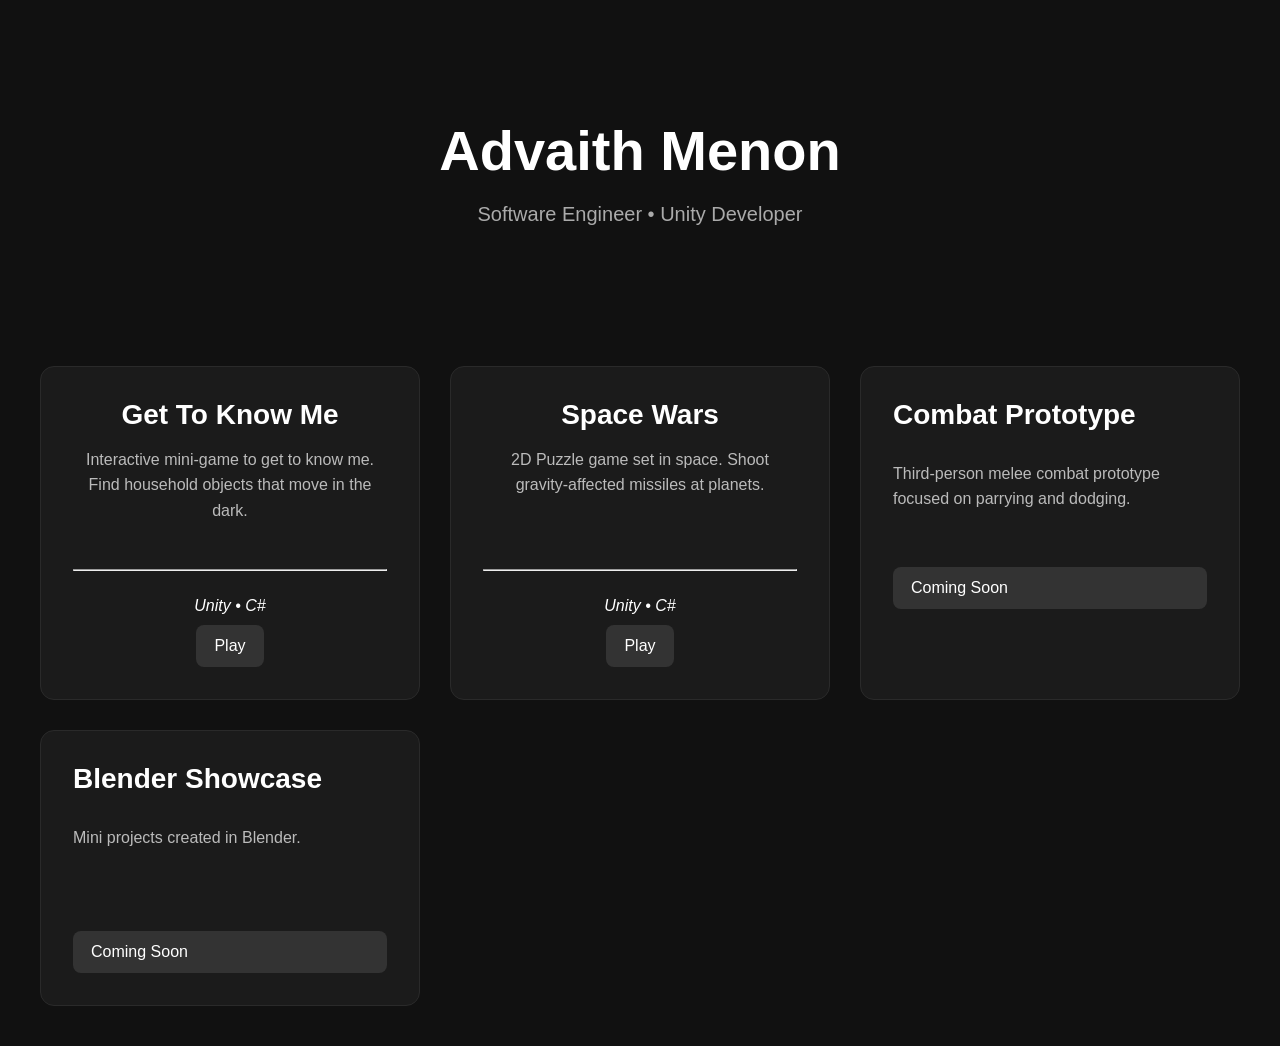
<file: index.html>
<!DOCTYPE html>
<html lang="en">
<head>
    <meta charset="UTF-8">
    <meta name="viewport" content="width=device-width, initial-scale=1.0">
    <title>Advaith Menon | Portfolio</title>
    <link rel="stylesheet" href="style.css">
</head>
<body>

    <header>
        <h1>Advaith Menon</h1>
        <p>Software Engineer • Unity Developer</p>
    </header>

    <main class="projects-grid">

    <div class="project-card">
        <center>
            <h2>Get To Know Me</h2>

            <p>
                Interactive mini-game to get to know me.
                Find household objects that move in the dark.
            </p>
            <br><hr><br>
            <i>Unity • C#</i><br>
            <a href="/GetToKnowMe/">Play</a>
        </center>
    </div>

    <div class="project-card">
        <center>
            <h2>Space Wars</h2>

            <p>
                2D Puzzle game set in space. Shoot gravity-affected missiles at planets.
            </p>
            <br><hr><br>
            <i>Unity • C#</i>
            <br>
            <a href="#">Play</a>
        </center>
    </div>

    <div class="project-card">
        <h2>Combat Prototype</h2>

        <p>
            Third-person melee combat prototype focused on parrying and dodging.
        </p>

        <a href="#">Coming Soon</a>
    </div>

    <div class="project-card">
        <h2>Blender Showcase</h2>

        <p>
            Mini projects created in Blender.
        </p>

        <a href="#">Coming Soon</a>
    </div>

</main>

</body>
</html>
</file>
<file: style.css>
body {
    background: #111;
    color: white;
    font-family: Arial, sans-serif;
    margin: 0;
}

header {
    text-align: center;
    padding: 80px 20px;
}

header h1 {
    font-size: 56px;
    margin-bottom: 10px;
}

header p {
    color: #aaa;
    font-size: 20px;
}

.projects-grid {
    display: grid;
    grid-template-columns: repeat(auto-fit, minmax(320px, 1fr));
    gap: 30px;

    padding: 40px;
    max-width: 1400px;
    margin: auto;
}

.project-card {
    background: #1b1b1b;
    border-radius: 14px;

    padding: 32px;
    border: 1px solid #2a2a2a;
    transition:
        transform 0.2s ease,
        box-shadow 0.2s ease;

    display: flex;
    flex-direction: column;
}

.project-card:hover {
    transform: translateY(-6px);

    box-shadow:
        0 10px 30px rgba(0,0,0,0.4);
}

.project-card h2 {
    margin-top: 0;
    margin-bottom: 14px;

    font-size: 28px;
}

.project-card p {
    color: #bbb;

    line-height: 1.6;

    min-height: 80px;
}

.project-card a {
    display: inline-block;

    margin-top: 10px;

    background: #333;

    color: white;

    padding: 12px 18px;

    border-radius: 8px;

    text-decoration: none;

    transition:
        background 0.2s ease,
        transform 0.2s ease;
}

.project-card a:hover {
    transform: scaleX(1.05);
    background: #555;
}
</file>
